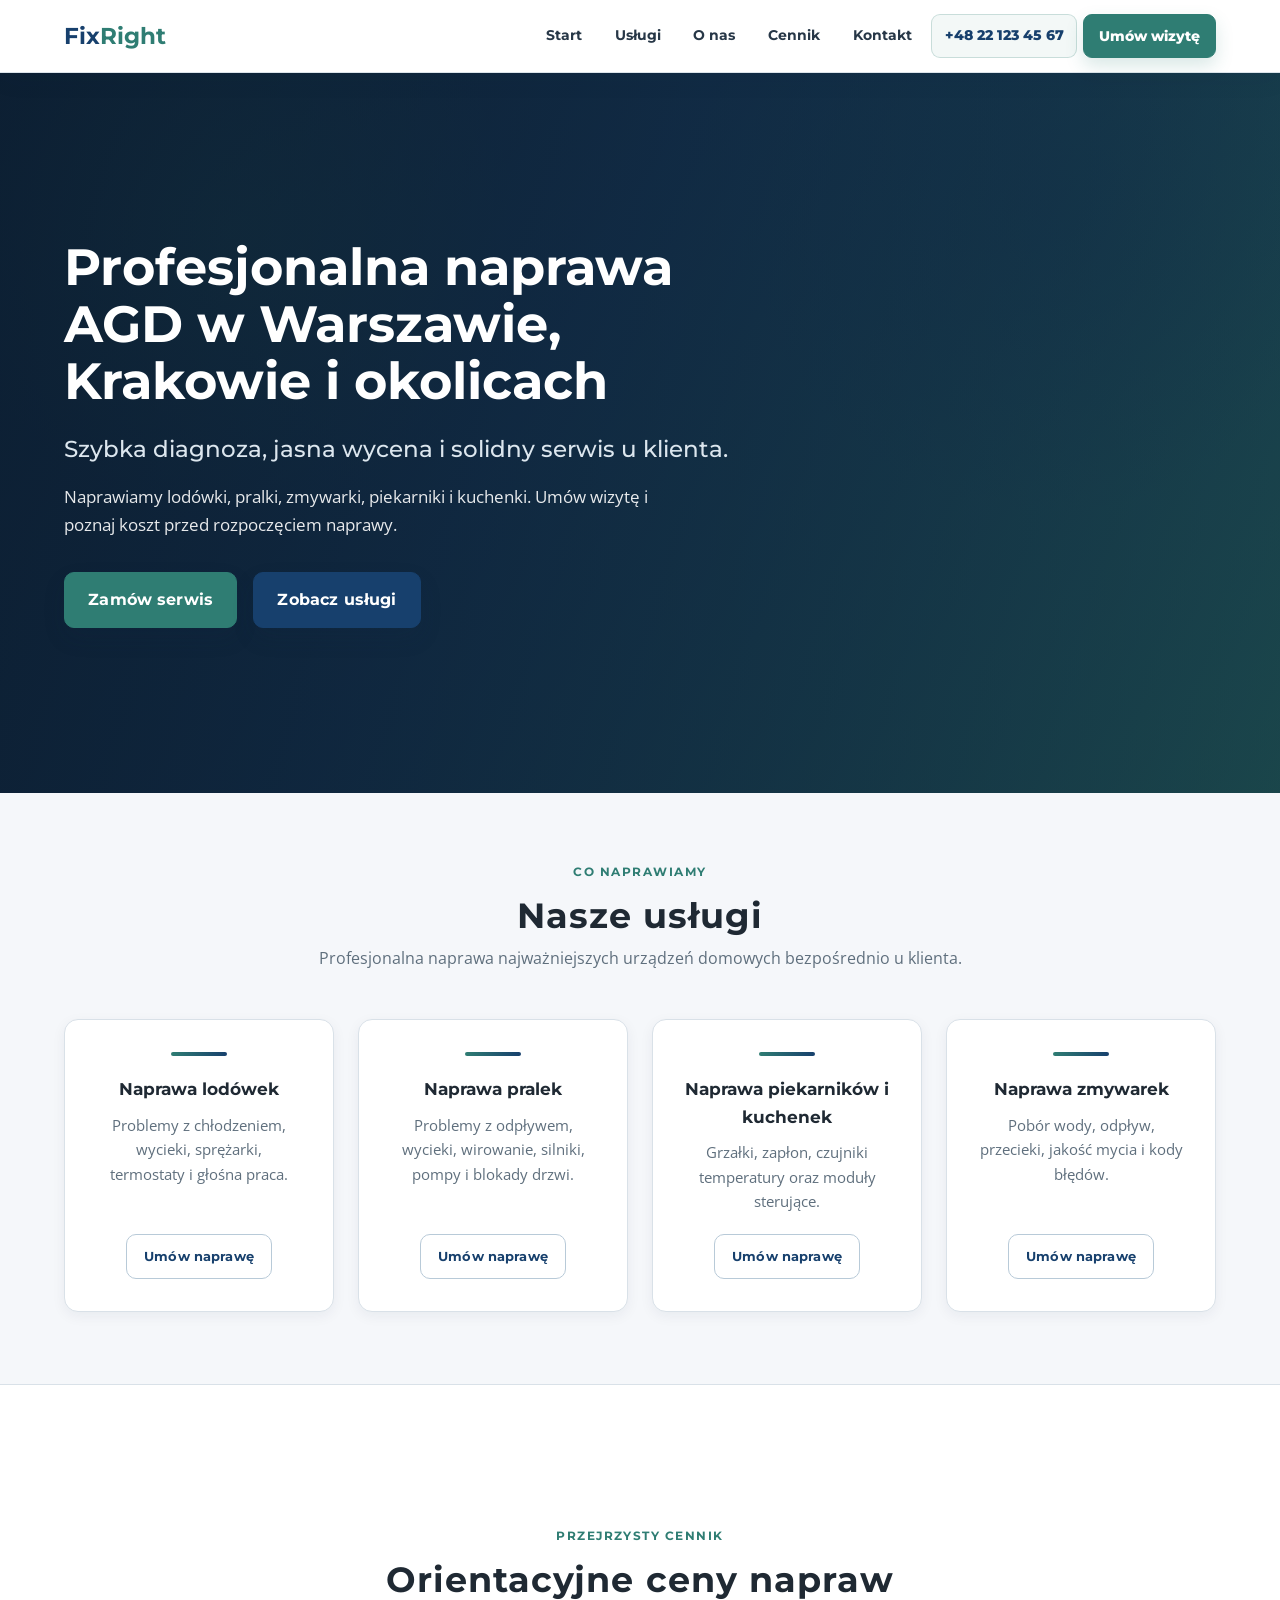
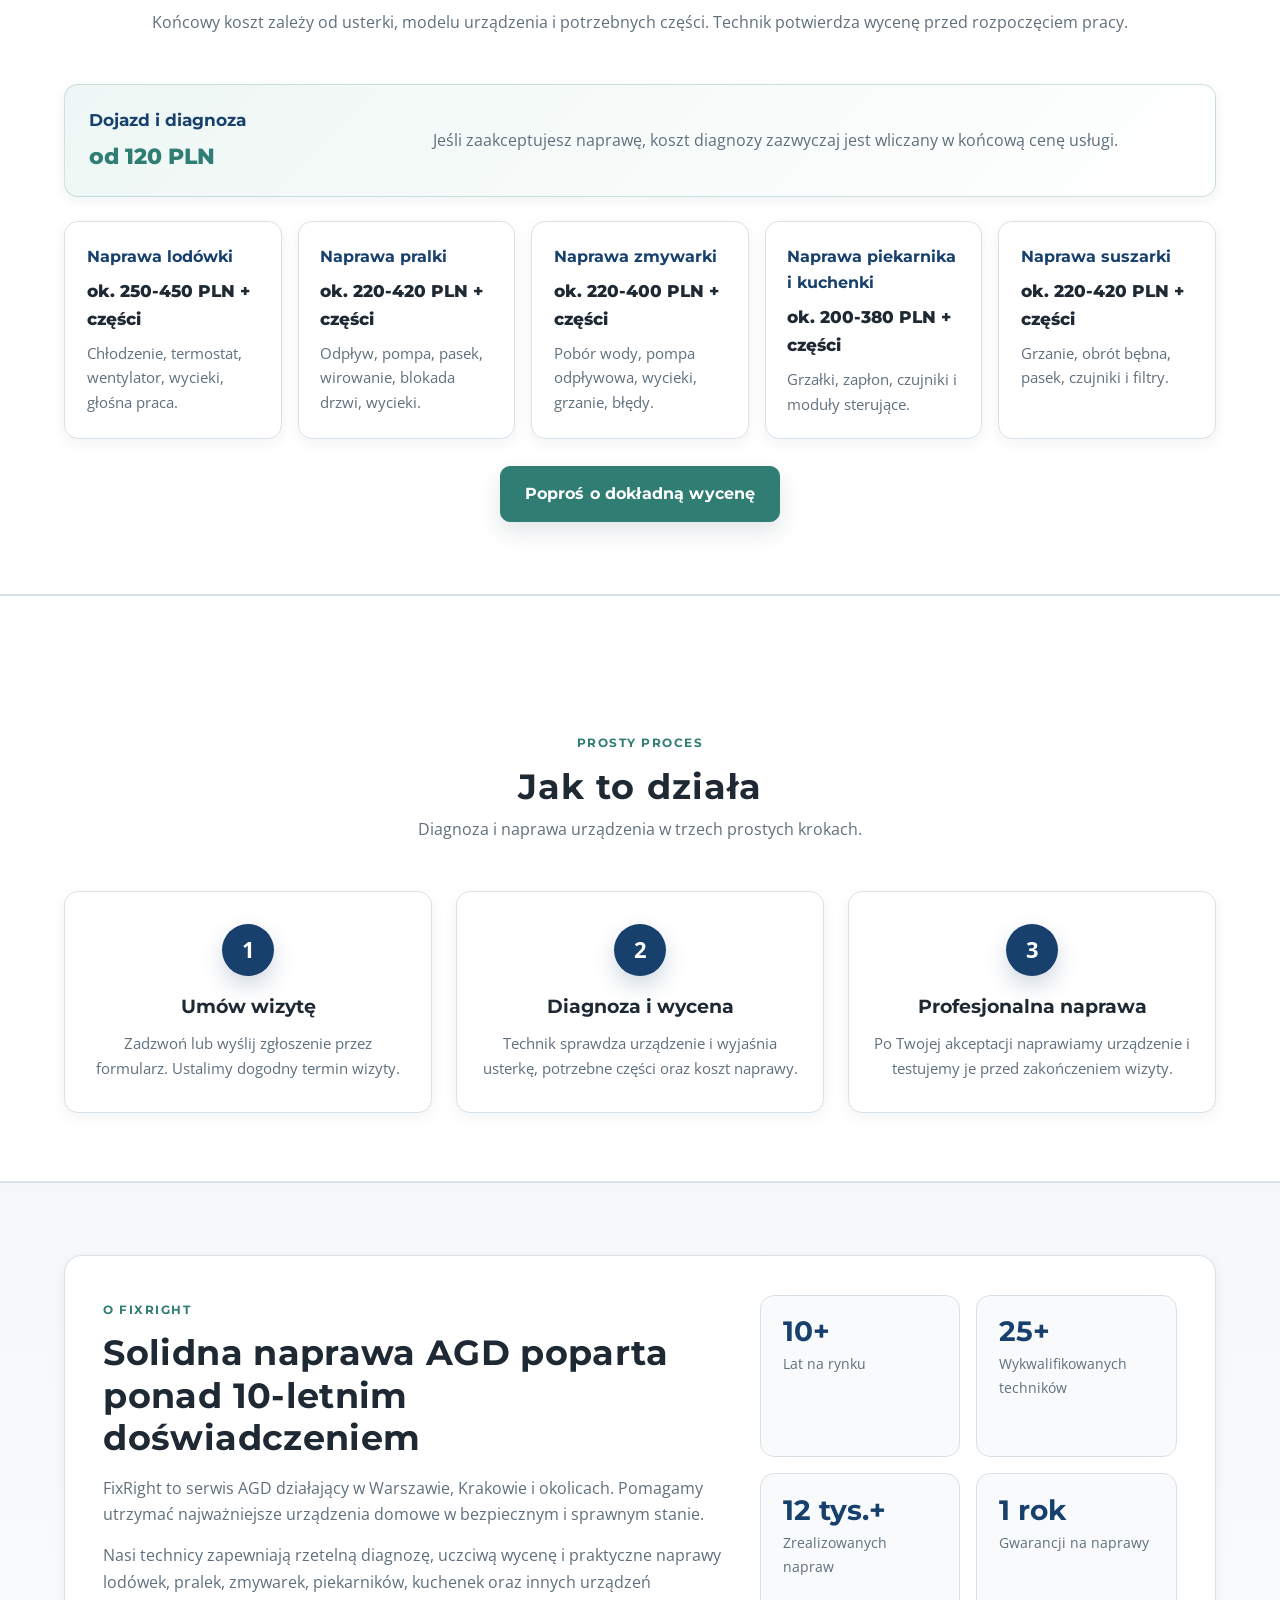
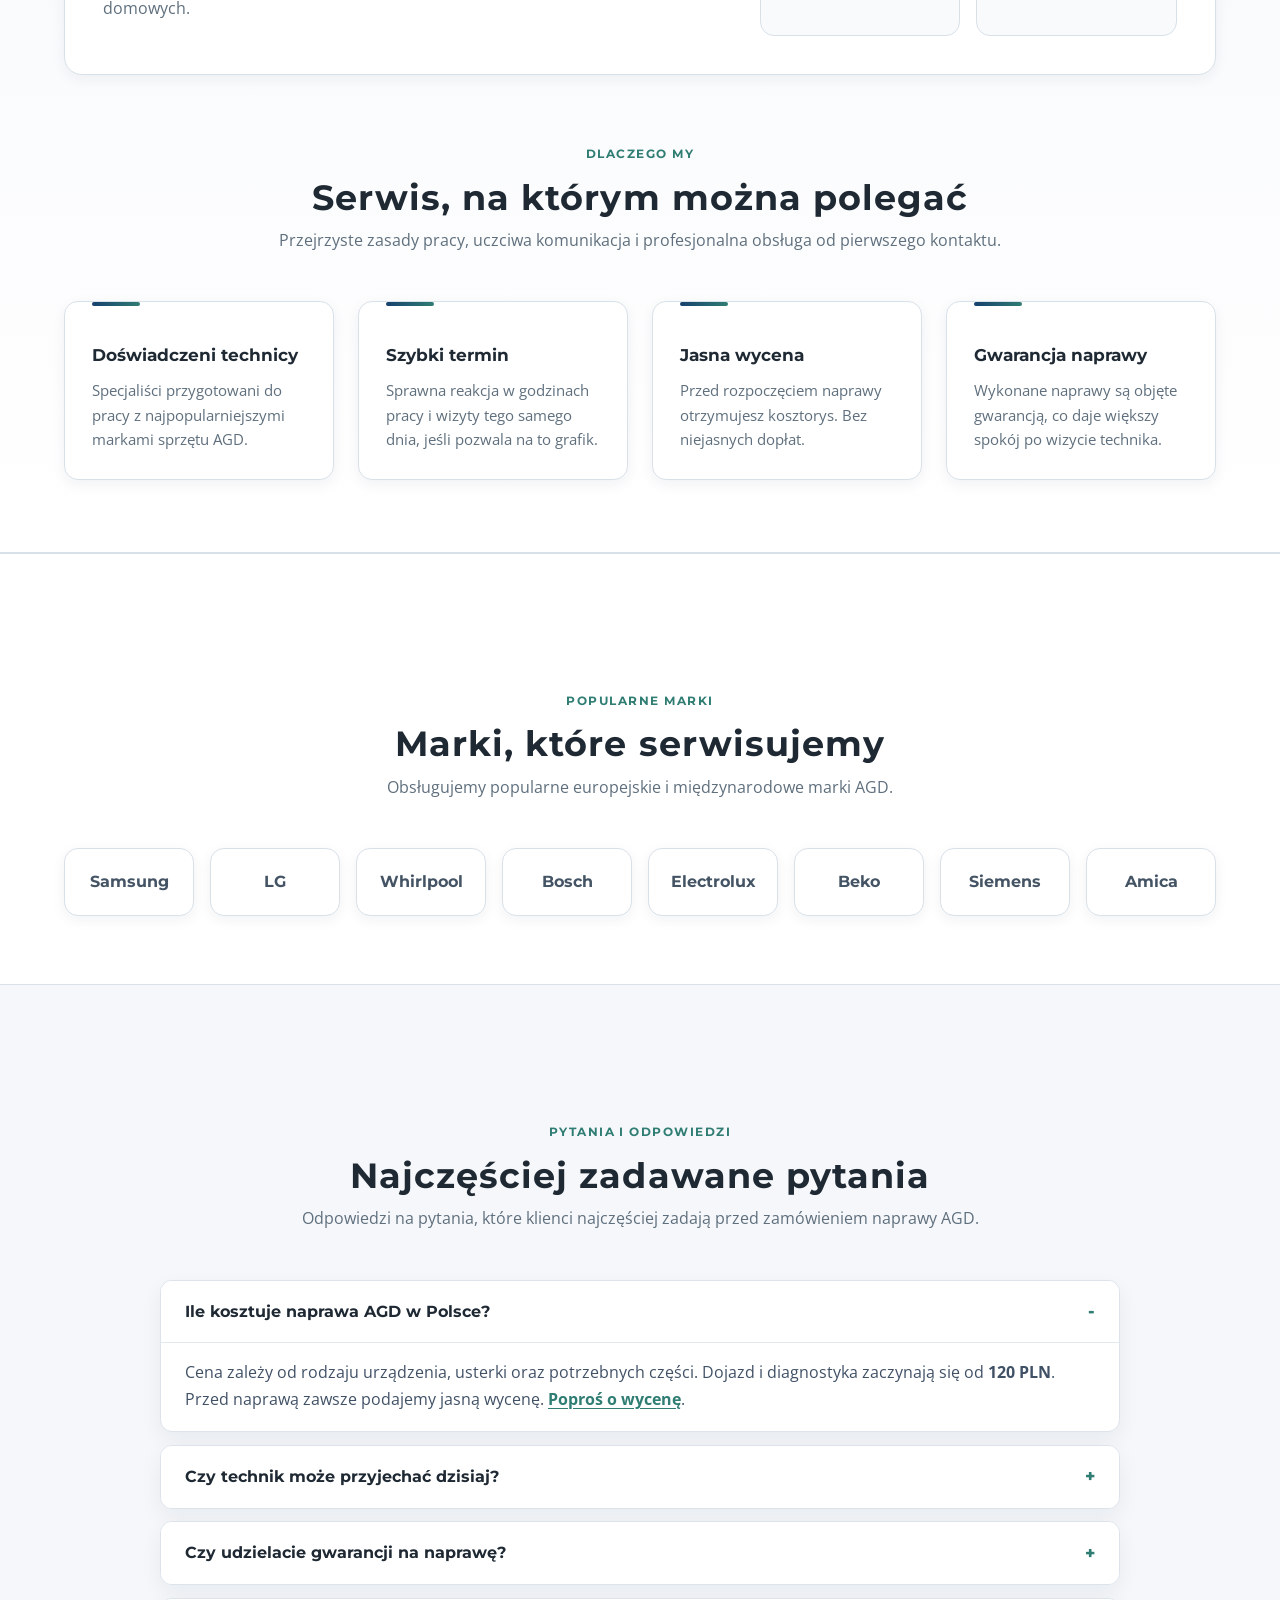
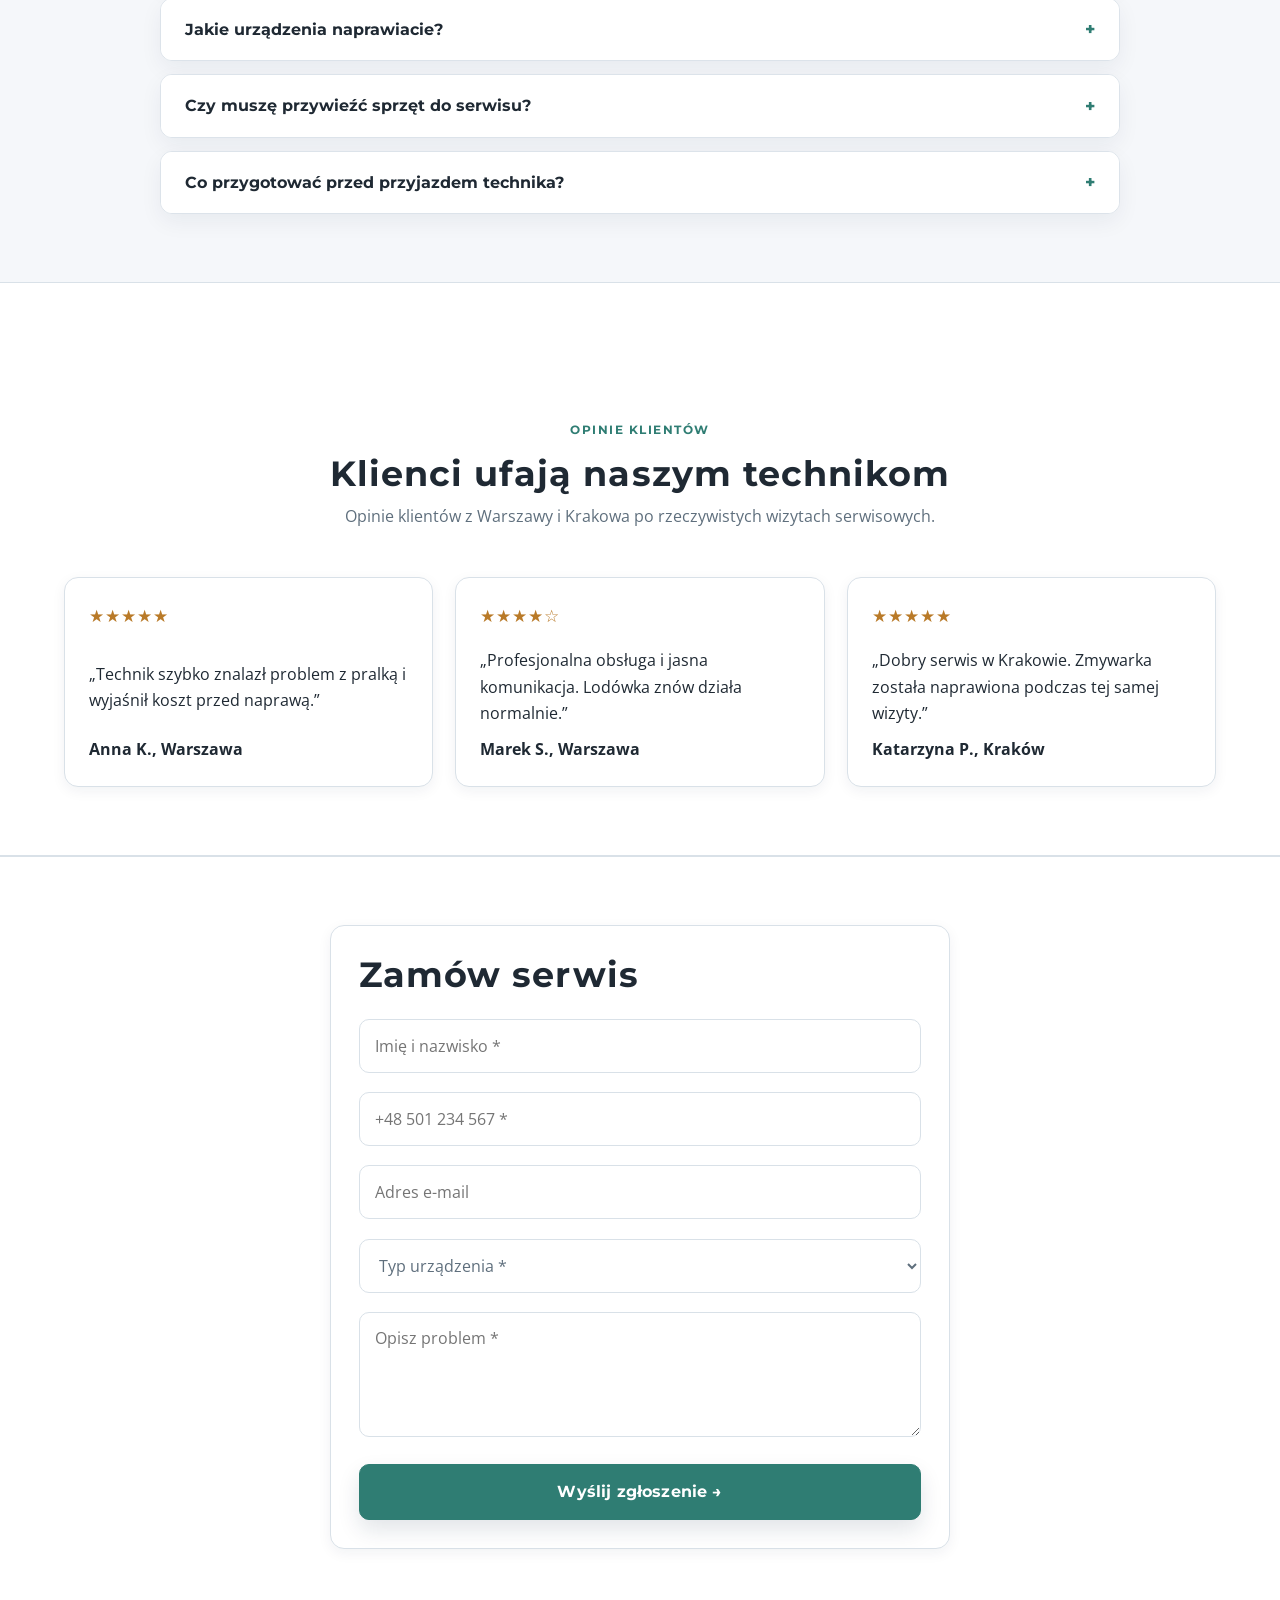
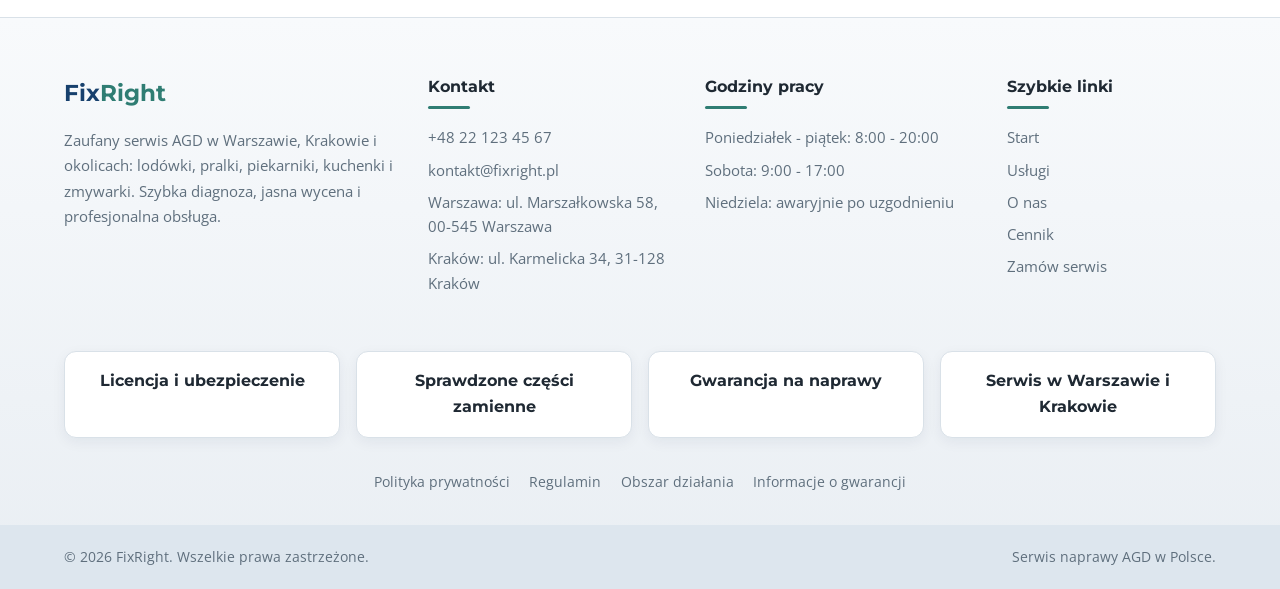
<file: frontend/mainpage/index.html>
<!DOCTYPE html>
<html lang="pl">
<head>
  <meta charset="UTF-8" />
  <meta name="viewport" content="width=device-width, initial-scale=1.0" />
  <title>FixRight - Zaufany serwis AGD</title>
  <link rel="stylesheet" href="style.css" />
  <link rel="preconnect" href="https://fonts.googleapis.com" />
  <link href="https://fonts.googleapis.com/css2?family=Montserrat:wght@400;600;700&family=Open+Sans:wght@400;600&display=swap" rel="stylesheet" />
</head>
<body>
  <header class="site-header" id="site-header">
    <div class="container header-inner">
      <a href="#home" class="logo" aria-label="FixRight strona główna">
        <span class="logo-text">Fix<strong>Right</strong></span>
      </a>

      <div class="header-actions">
        <nav class="nav" role="navigation" aria-label="Nawigacja główna">
          <a href="#home" class="nav-link">Start</a>
          <a href="#services" class="nav-link">Usługi</a>
          <a href="#about" class="nav-link">O nas</a>
          <a href="#prices" class="nav-link">Cennik</a>
          <a href="#booking" class="nav-link">Kontakt</a>
          <a href="tel:+48221234567" class="header-phone" aria-label="Zadzwoń do FixRight">+48 22 123 45 67</a>
          <a href="#booking" class="header-cta">Umów wizytę</a>
        </nav>

        <button class="hamburger" aria-label="Przełącz menu" aria-expanded="false" id="hamburger" type="button">
          <span></span><span></span><span></span>
        </button>
      </div>
    </div>
  </header>

  <main>
    <section class="hero" id="home">
      <div class="hero-bg"></div>
      <div class="container hero-inner">
        <div class="hero-content">
          <h1 class="hero-title">Profesjonalna naprawa AGD w Warszawie, Krakowie i okolicach<br /><span>Szybka diagnoza, jasna wycena i solidny serwis u klienta.</span></h1>
          <p class="hero-subtitle">Naprawiamy lodówki, pralki, zmywarki, piekarniki i kuchenki. Umów wizytę i poznaj koszt przed rozpoczęciem naprawy.</p>
          <div class="hero-actions">
            <a href="#booking" class="btn btn-primary">Zamów serwis</a>
            <a href="#services" class="btn btn-blue">Zobacz usługi</a>
          </div>
        </div>
      </div>
    </section>

    <section class="services" id="services">
      <div class="container">
        <div class="section-header">
          <span class="section-kicker">Co naprawiamy</span>
          <h2 class="section-title">Nasze usługi</h2>
          <p>Profesjonalna naprawa najważniejszych urządzeń domowych bezpośrednio u klienta.</p>
        </div>
        <div class="services-grid">
          <article class="service-card">
            <h3>Naprawa lodówek</h3>
            <p>Problemy z chłodzeniem, wycieki, sprężarki, termostaty i głośna praca.</p>
            <a href="#booking" class="btn btn-card">Umów naprawę</a>
          </article>
          <article class="service-card">
            <h3>Naprawa pralek</h3>
            <p>Problemy z odpływem, wycieki, wirowanie, silniki, pompy i blokady drzwi.</p>
            <a href="#booking" class="btn btn-card">Umów naprawę</a>
          </article>
          <article class="service-card">
            <h3>Naprawa piekarników i kuchenek</h3>
            <p>Grzałki, zapłon, czujniki temperatury oraz moduły sterujące.</p>
            <a href="#booking" class="btn btn-card">Umów naprawę</a>
          </article>
          <article class="service-card">
            <h3>Naprawa zmywarek</h3>
            <p>Pobór wody, odpływ, przecieki, jakość mycia i kody błędów.</p>
            <a href="#booking" class="btn btn-card">Umów naprawę</a>
          </article>
        </div>
      </div>
    </section>

    <section class="pricing-section" id="prices">
      <div class="container">
        <div class="section-header">
          <span class="section-kicker">Przejrzysty cennik</span>
          <h2 class="section-title">Orientacyjne ceny napraw</h2>
          <p>Końcowy koszt zależy od usterki, modelu urządzenia i potrzebnych części. Technik potwierdza wycenę przed rozpoczęciem pracy.</p>
        </div>

        <div class="pricing-note">
          <div>
            <strong>Dojazd i diagnoza</strong>
            <span>od 120 PLN</span>
          </div>
          <p>Jeśli zaakceptujesz naprawę, koszt diagnozy zazwyczaj jest wliczany w końcową cenę usługi.</p>
        </div>

        <div class="pricing-grid">
          <article class="price-card">
            <h3>Naprawa lodówki</h3>
            <p>ok. 250-450 PLN + części</p>
            <span>Chłodzenie, termostat, wentylator, wycieki, głośna praca.</span>
          </article>
          <article class="price-card">
            <h3>Naprawa pralki</h3>
            <p>ok. 220-420 PLN + części</p>
            <span>Odpływ, pompa, pasek, wirowanie, blokada drzwi, wycieki.</span>
          </article>
          <article class="price-card">
            <h3>Naprawa zmywarki</h3>
            <p>ok. 220-400 PLN + części</p>
            <span>Pobór wody, pompa odpływowa, wycieki, grzanie, błędy.</span>
          </article>
          <article class="price-card">
            <h3>Naprawa piekarnika i kuchenki</h3>
            <p>ok. 200-380 PLN + części</p>
            <span>Grzałki, zapłon, czujniki i moduły sterujące.</span>
          </article>
          <article class="price-card">
            <h3>Naprawa suszarki</h3>
            <p>ok. 220-420 PLN + części</p>
            <span>Grzanie, obrót bębna, pasek, czujniki i filtry.</span>
          </article>
        </div>

        <div class="pricing-cta">
          <a href="#booking" class="btn btn-primary">Poproś o dokładną wycenę</a>
        </div>
      </div>
    </section>

    <section class="how-it-works">
      <div class="container">
        <div class="section-header">
          <span class="section-kicker">Prosty proces</span>
          <h2 class="section-title">Jak to działa</h2>
          <p>Diagnoza i naprawa urządzenia w trzech prostych krokach.</p>
        </div>
        <div class="process-grid">
          <div class="process-step">
            <div class="step-number">1</div>
            <h3>Umów wizytę</h3>
            <p>Zadzwoń lub wyślij zgłoszenie przez formularz. Ustalimy dogodny termin wizyty.</p>
          </div>
          <div class="process-step">
            <div class="step-number">2</div>
            <h3>Diagnoza i wycena</h3>
            <p>Technik sprawdza urządzenie i wyjaśnia usterkę, potrzebne części oraz koszt naprawy.</p>
          </div>
          <div class="process-step">
            <div class="step-number">3</div>
            <h3>Profesjonalna naprawa</h3>
            <p>Po Twojej akceptacji naprawiamy urządzenie i testujemy je przed zakończeniem wizyty.</p>
          </div>
        </div>
      </div>
    </section>

    <section class="about-section" id="about">
      <div class="container">
        <div class="about-panel">
          <div class="about-content">
            <span class="section-kicker">O FixRight</span>
            <h2 class="section-title">Solidna naprawa AGD poparta ponad 10-letnim doświadczeniem</h2>
            <p>FixRight to serwis AGD działający w Warszawie, Krakowie i okolicach. Pomagamy utrzymać najważniejsze urządzenia domowe w bezpiecznym i sprawnym stanie.</p>
            <p>Nasi technicy zapewniają rzetelną diagnozę, uczciwą wycenę i praktyczne naprawy lodówek, pralek, zmywarek, piekarników, kuchenek oraz innych urządzeń domowych.</p>
          </div>
          <div class="about-stats" aria-label="Najważniejsze informacje o firmie">
            <div class="stat-card"><strong>10+</strong><span>Lat na rynku</span></div>
            <div class="stat-card"><strong>25+</strong><span>Wykwalifikowanych techników</span></div>
            <div class="stat-card"><strong>12 tys.+</strong><span>Zrealizowanych napraw</span></div>
            <div class="stat-card"><strong>1 rok</strong><span>Gwarancji na naprawy</span></div>
          </div>
        </div>

        <div class="section-header why-header">
          <span class="section-kicker">Dlaczego my</span>
          <h2 class="section-title">Serwis, na którym można polegać</h2>
          <p>Przejrzyste zasady pracy, uczciwa komunikacja i profesjonalna obsługa od pierwszego kontaktu.</p>
        </div>
        <div class="why-grid">
          <div class="why-card"><h3>Doświadczeni technicy</h3><p>Specjaliści przygotowani do pracy z najpopularniejszymi markami sprzętu AGD.</p></div>
          <div class="why-card"><h3>Szybki termin</h3><p>Sprawna reakcja w godzinach pracy i wizyty tego samego dnia, jeśli pozwala na to grafik.</p></div>
          <div class="why-card"><h3>Jasna wycena</h3><p>Przed rozpoczęciem naprawy otrzymujesz kosztorys. Bez niejasnych dopłat.</p></div>
          <div class="why-card"><h3>Gwarancja naprawy</h3><p>Wykonane naprawy są objęte gwarancją, co daje większy spokój po wizycie technika.</p></div>
        </div>
      </div>
    </section>

    <section class="brands">
      <div class="container">
        <div class="section-header">
          <span class="section-kicker">Popularne marki</span>
          <h2 class="section-title">Marki, które serwisujemy</h2>
          <p>Obsługujemy popularne europejskie i międzynarodowe marki AGD.</p>
        </div>
        <div class="brands-grid">
          <div class="brand-item">Samsung</div><div class="brand-item">LG</div><div class="brand-item">Whirlpool</div><div class="brand-item">Bosch</div><div class="brand-item">Electrolux</div><div class="brand-item">Beko</div><div class="brand-item">Siemens</div><div class="brand-item">Amica</div>
        </div>
      </div>
    </section>

    <section class="faq-section" id="faq">
      <div class="container">
        <div class="section-header">
          <span class="section-kicker">Pytania i odpowiedzi</span>
          <h2 class="section-title">Najczęściej zadawane pytania</h2>
          <p>Odpowiedzi na pytania, które klienci najczęściej zadają przed zamówieniem naprawy AGD.</p>
        </div>
        <div class="faq-accordion">
          <div class="faq-item active">
            <button class="faq-question" type="button" aria-expanded="true"><span>Ile kosztuje naprawa AGD w Polsce?</span><span class="faq-symbol">-</span></button>
            <div class="faq-answer"><p>Cena zależy od rodzaju urządzenia, usterki oraz potrzebnych części. Dojazd i diagnostyka zaczynają się od <strong>120 PLN</strong>. Przed naprawą zawsze podajemy jasną wycenę. <a href="#booking">Poproś o wycenę</a>.</p></div>
          </div>
          <div class="faq-item">
            <button class="faq-question" type="button" aria-expanded="false"><span>Czy technik może przyjechać dzisiaj?</span><span class="faq-symbol">+</span></button>
            <div class="faq-answer"><p>W Warszawie i Krakowie często możliwa jest wizyta tego samego dnia, zależnie od dostępności techników i Twojej lokalizacji.</p></div>
          </div>
          <div class="faq-item">
            <button class="faq-question" type="button" aria-expanded="false"><span>Czy udzielacie gwarancji na naprawę?</span><span class="faq-symbol">+</span></button>
            <div class="faq-answer"><p>Tak. Wykonane naprawy są objęte gwarancją serwisową. Jej zakres zależy od rodzaju naprawy i zastosowanych części.</p></div>
          </div>
          <div class="faq-item">
            <button class="faq-question" type="button" aria-expanded="false"><span>Jakie urządzenia naprawiacie?</span><span class="faq-symbol">+</span></button>
            <div class="faq-answer"><p>Naprawiamy lodówki, pralki, zmywarki, piekarniki, kuchenki, suszarki oraz inne popularne urządzenia domowe największych marek.</p></div>
          </div>
          <div class="faq-item">
            <button class="faq-question" type="button" aria-expanded="false"><span>Czy muszę przywieźć sprzęt do serwisu?</span><span class="faq-symbol">+</span></button>
            <div class="faq-answer"><p>W większości przypadków nie. Oferujemy serwis u klienta, więc technik przyjeżdża pod wskazany adres i sprawdza urządzenie na miejscu.</p></div>
          </div>
          <div class="faq-item">
            <button class="faq-question" type="button" aria-expanded="false"><span>Co przygotować przed przyjazdem technika?</span><span class="faq-symbol">+</span></button>
            <div class="faq-answer"><p>Wystarczy zapewnić dostęp do urządzenia, odsunąć rzeczy stojące obok oraz przygotować numer modelu lub zdjęcie kodu błędu, jeśli je masz.</p></div>
          </div>
        </div>
      </div>
    </section>

    <section class="reviews-section" id="reviews">
      <div class="container">
        <div class="section-header">
          <span class="section-kicker">Opinie klientów</span>
          <h2 class="section-title">Klienci ufają naszym technikom</h2>
          <p>Opinie klientów z Warszawy i Krakowa po rzeczywistych wizytach serwisowych.</p>
        </div>
        <div class="test-grid">
          <div class="test-card"><div class="stars" aria-label="5 na 5">&#9733;&#9733;&#9733;&#9733;&#9733;</div><p>&bdquo;Technik szybko znalazł problem z pralką i wyjaśnił koszt przed naprawą.&rdquo;</p><strong>Anna K., Warszawa</strong></div>
          <div class="test-card"><div class="stars" aria-label="4 na 5">&#9733;&#9733;&#9733;&#9733;&#9734;</div><p>&bdquo;Profesjonalna obsługa i jasna komunikacja. Lodówka znów działa normalnie.&rdquo;</p><strong>Marek S., Warszawa</strong></div>
          <div class="test-card"><div class="stars" aria-label="5 na 5">&#9733;&#9733;&#9733;&#9733;&#9733;</div><p>&bdquo;Dobry serwis w Krakowie. Zmywarka została naprawiona podczas tej samej wizyty.&rdquo;</p><strong>Katarzyna P., Kraków</strong></div>
        </div>
      </div>
    </section>

    <section class="booking-section" id="booking">
      <div class="container booking-inner single-form">
        <div class="booking-form-wrap">
          <h2 class="section-title">Zamów serwis</h2>
          <form id="booking-form" class="booking-form" novalidate>
            <div class="form-group"><input type="text" id="name" name="name" class="form-input" placeholder="Imię i nazwisko *" autocomplete="name" /><span class="form-error" id="name-error"></span></div>
            <div class="form-group"><input type="tel" id="phone" name="phone" class="form-input" placeholder="+48 501 234 567 *" autocomplete="tel" /><span class="form-error" id="phone-error"></span></div>
            <div class="form-group"><input type="email" id="email" name="email" class="form-input" placeholder="Adres e-mail" autocomplete="email" /><span class="form-error" id="email-error"></span></div>
            <div class="form-group">
              <select id="appliance_type" name="appliance_type" class="form-input form-select" required>
                <option value="">Typ urządzenia *</option>
                <option value="refrigerator">Lodówka</option>
                <option value="washing-machine">Pralka</option>
                <option value="dishwasher">Zmywarka</option>
                <option value="oven-stove">Piekarnik lub kuchenka</option>
                <option value="dryer">Suszarka</option>
                <option value="other">Inne urządzenie</option>
              </select>
              <span class="form-error" id="appliance-error"></span>
            </div>
            <div class="form-group"><textarea id="problem_description" name="problem_description" class="form-input form-textarea" rows="4" placeholder="Opisz problem *"></textarea><span class="form-error" id="problem-error"></span></div>
            <div class="form-alert" id="form-alert" hidden></div>
            <button type="submit" class="btn btn-primary btn-full" id="submit-btn"><span class="btn-text">Wyślij zgłoszenie &rarr;</span><span class="btn-loader" hidden>Wysyłanie...</span></button>
          </form>
          <div class="form-success" id="form-success" hidden>
            <h3>Zgłoszenie przyjęte</h3>
            <p>Skontaktujemy się z Tobą, aby potwierdzić termin wizyty.</p>
          </div>
        </div>
      </div>
    </section>
  </main>

  <footer class="site-footer">
    <div class="container footer-top">
      <div class="footer-brand">
        <a href="#home" class="footer-logo" aria-label="FixRight strona główna"><span>Fix<strong>Right</strong></span></a>
        <p>Zaufany serwis AGD w Warszawie, Krakowie i okolicach: lodówki, pralki, piekarniki, kuchenki i zmywarki. Szybka diagnoza, jasna wycena i profesjonalna obsługa.</p>
      </div>
      <div class="footer-col">
        <h4>Kontakt</h4>
        <p><a href="tel:+48221234567">+48 22 123 45 67</a></p>
        <p><a href="mailto:kontakt@fixright.pl">kontakt@fixright.pl</a></p>
        <p>Warszawa: ul. Marszałkowska 58, 00-545 Warszawa</p>
        <p>Kraków: ul. Karmelicka 34, 31-128 Kraków</p>
      </div>
      <div class="footer-col">
        <h4>Godziny pracy</h4>
        <p>Poniedziałek - piątek: 8:00 - 20:00</p>
        <p>Sobota: 9:00 - 17:00</p>
        <p>Niedziela: awaryjnie po uzgodnieniu</p>
      </div>
      <div class="footer-col">
        <h4>Szybkie linki</h4>
        <a href="#home">Start</a>
        <a href="#services">Usługi</a>
        <a href="#about">O nas</a>
        <a href="#prices">Cennik</a>
        <a href="#booking">Zamów serwis</a>
      </div>
    </div>
    <div class="container footer-service-strip">
      <div class="footer-badge">Licencja i ubezpieczenie</div>
      <div class="footer-badge">Sprawdzone części zamienne</div>
      <div class="footer-badge">Gwarancja na naprawy</div>
      <div class="footer-badge">Serwis w Warszawie i Krakowie</div>
    </div>
    <div class="container footer-legal">
      <a href="privacy-policy.html">Polityka prywatności</a>
      <a href="terms-of-service.html">Regulamin</a>
      <a href="service-areas.html">Obszar działania</a>
      <a href="warranty-information.html">Informacje o gwarancji</a>
    </div>
    <div class="footer-bottom">
      <div class="container footer-bottom-inner">
        <p>&copy; 2026 FixRight. Wszelkie prawa zastrzeżone.</p>
        <p>Serwis naprawy AGD w Polsce.</p>
      </div>
    </div>
  </footer>

  <script src="script.js"></script>
</body>
</html>
</file>
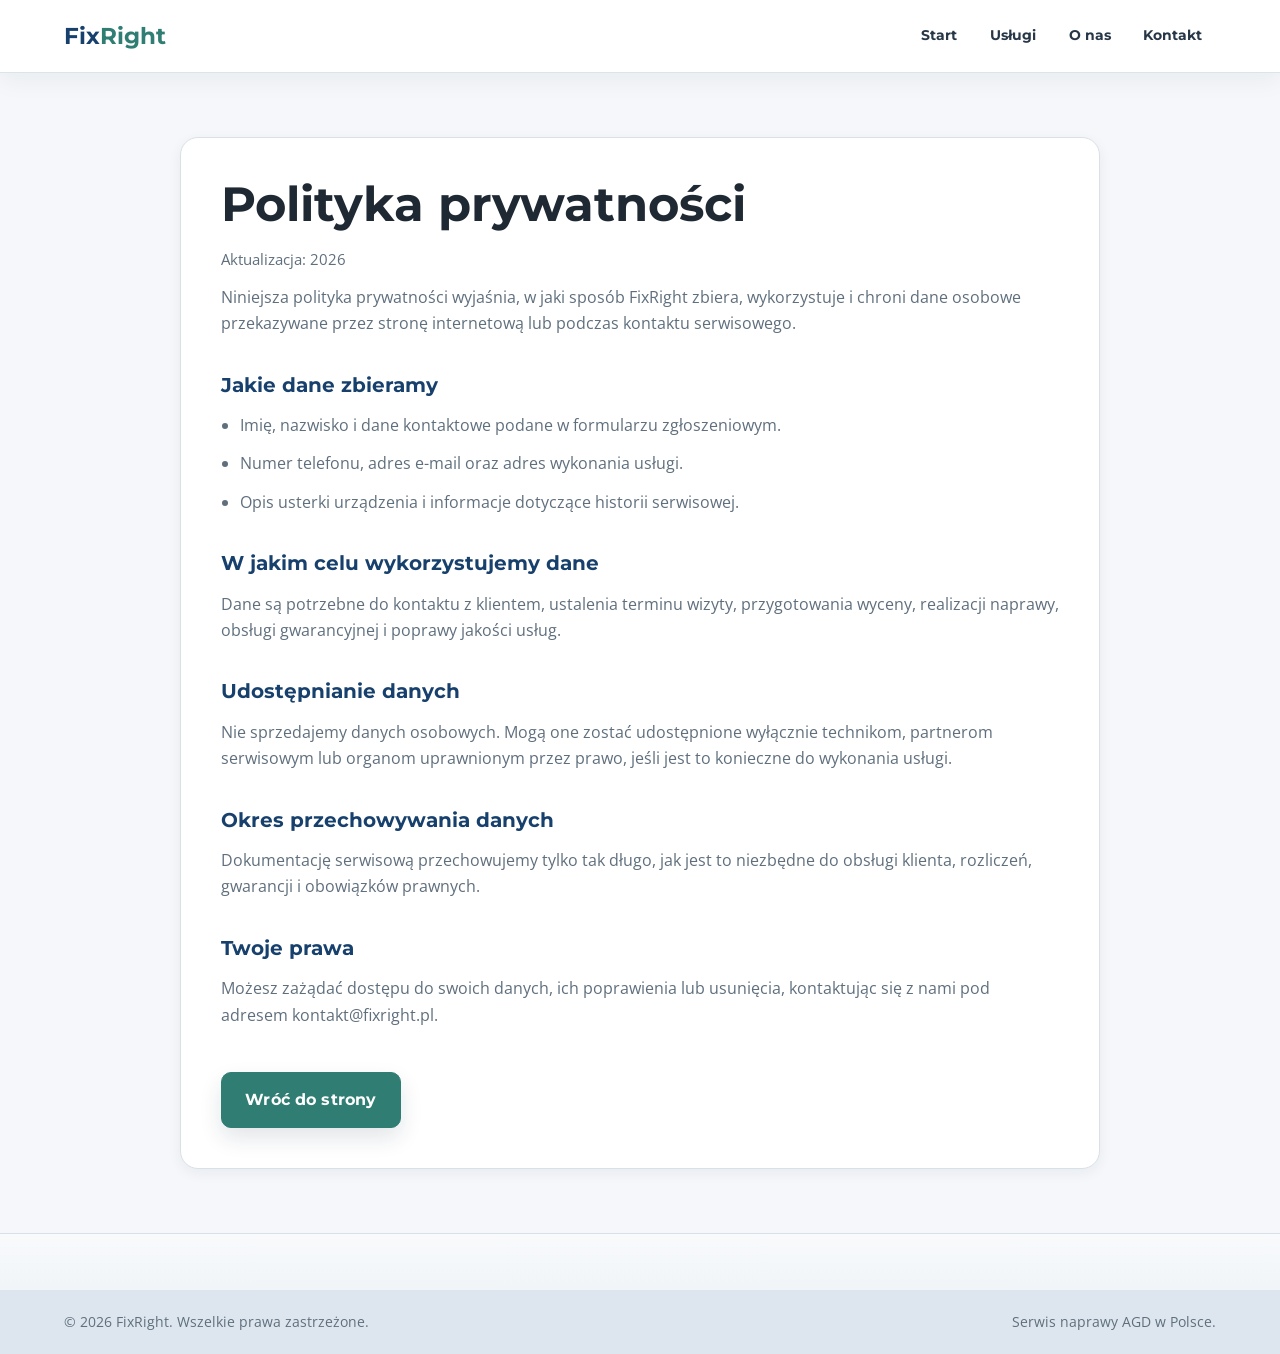
<file: frontend/mainpage/privacy-policy.html>
<!DOCTYPE html>
<html lang="pl">
<head>
  <meta charset="UTF-8" />
  <meta name="viewport" content="width=device-width, initial-scale=1.0" />
  <title>Polityka prywatności - FixRight</title>
  <link rel="stylesheet" href="style.css" />
  <link rel="preconnect" href="https://fonts.googleapis.com" />
  <link href="https://fonts.googleapis.com/css2?family=Montserrat:wght@400;600;700&family=Open+Sans:wght@400;600&display=swap" rel="stylesheet" />
</head>
<body>
  <header class="site-header" id="site-header">
    <div class="container header-inner">
      <a href="index.html#home" class="logo" aria-label="FixRight strona główna">
        <span class="logo-text">Fix<strong>Right</strong></span>
      </a>
      <div class="header-actions">
        <nav class="nav" role="navigation" aria-label="Nawigacja główna">
          <a href="index.html#home" class="nav-link">Start</a>
          <a href="index.html#services" class="nav-link">Usługi</a>
          <a href="index.html#about" class="nav-link">O nas</a>
          <a href="index.html#booking" class="nav-link">Kontakt</a>
        </nav>
      </div>
    </div>
  </header>

  <main class="legal-page">
    <div class="container">
      <article class="legal-wrap">
        <h1>Polityka prywatności</h1>
        <p class="legal-meta">Aktualizacja: 2026</p>
        <p>Niniejsza polityka prywatności wyjaśnia, w jaki sposób FixRight zbiera, wykorzystuje i chroni dane osobowe przekazywane przez stronę internetową lub podczas kontaktu serwisowego.</p>
        <h2>Jakie dane zbieramy</h2>
        <ul>
          <li>Imię, nazwisko i dane kontaktowe podane w formularzu zgłoszeniowym.</li>
          <li>Numer telefonu, adres e-mail oraz adres wykonania usługi.</li>
          <li>Opis usterki urządzenia i informacje dotyczące historii serwisowej.</li>
        </ul>
        <h2>W jakim celu wykorzystujemy dane</h2>
        <p>Dane są potrzebne do kontaktu z klientem, ustalenia terminu wizyty, przygotowania wyceny, realizacji naprawy, obsługi gwarancyjnej i poprawy jakości usług.</p>
        <h2>Udostępnianie danych</h2>
        <p>Nie sprzedajemy danych osobowych. Mogą one zostać udostępnione wyłącznie technikom, partnerom serwisowym lub organom uprawnionym przez prawo, jeśli jest to konieczne do wykonania usługi.</p>
        <h2>Okres przechowywania danych</h2>
        <p>Dokumentację serwisową przechowujemy tylko tak długo, jak jest to niezbędne do obsługi klienta, rozliczeń, gwarancji i obowiązków prawnych.</p>
        <h2>Twoje prawa</h2>
        <p>Możesz zażądać dostępu do swoich danych, ich poprawienia lub usunięcia, kontaktując się z nami pod adresem kontakt@fixright.pl.</p>
        <a href="index.html#home" class="btn btn-primary legal-back">Wróć do strony</a>
      </article>
    </div>
  </main>

  <footer class="site-footer">
    <div class="footer-bottom">
      <div class="container footer-bottom-inner">
        <p>&copy; 2026 FixRight. Wszelkie prawa zastrzeżone.</p>
        <p>Serwis naprawy AGD w Polsce.</p>
      </div>
    </div>
  </footer>
</body>
</html>
</file>
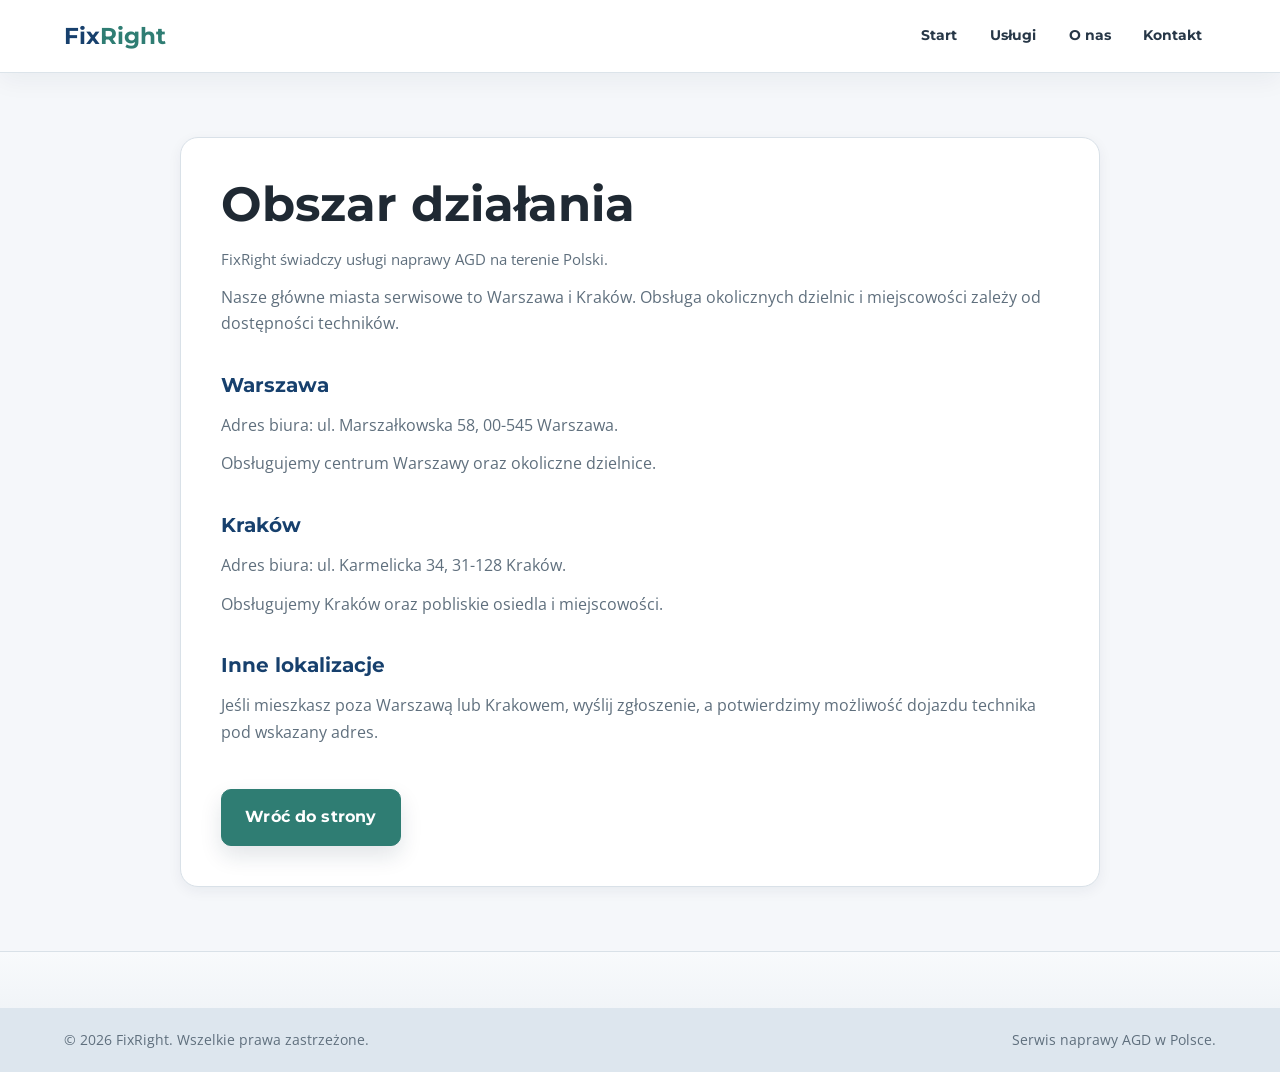
<file: frontend/mainpage/service-areas.html>
<!DOCTYPE html>
<html lang="pl">
<head>
  <meta charset="UTF-8" />
  <meta name="viewport" content="width=device-width, initial-scale=1.0" />
  <title>Obszar działania - FixRight</title>
  <link rel="stylesheet" href="style.css" />
  <link rel="preconnect" href="https://fonts.googleapis.com" />
  <link href="https://fonts.googleapis.com/css2?family=Montserrat:wght@400;600;700&family=Open+Sans:wght@400;600&display=swap" rel="stylesheet" />
</head>
<body>
  <header class="site-header" id="site-header">
    <div class="container header-inner">
      <a href="index.html#home" class="logo" aria-label="FixRight strona główna">
        <span class="logo-text">Fix<strong>Right</strong></span>
      </a>
      <div class="header-actions">
        <nav class="nav" role="navigation" aria-label="Nawigacja główna">
          <a href="index.html#home" class="nav-link">Start</a>
          <a href="index.html#services" class="nav-link">Usługi</a>
          <a href="index.html#about" class="nav-link">O nas</a>
          <a href="index.html#booking" class="nav-link">Kontakt</a>
        </nav>
      </div>
    </div>
  </header>

  <main class="legal-page">
    <div class="container">
      <article class="legal-wrap">
        <h1>Obszar działania</h1>
        <p class="legal-meta">FixRight świadczy usługi naprawy AGD na terenie Polski.</p>
        <p>Nasze główne miasta serwisowe to Warszawa i Kraków. Obsługa okolicznych dzielnic i miejscowości zależy od dostępności techników.</p>
        <h2>Warszawa</h2>
        <p>Adres biura: ul. Marszałkowska 58, 00-545 Warszawa.</p>
        <p>Obsługujemy centrum Warszawy oraz okoliczne dzielnice.</p>
        <h2>Kraków</h2>
        <p>Adres biura: ul. Karmelicka 34, 31-128 Kraków.</p>
        <p>Obsługujemy Kraków oraz pobliskie osiedla i miejscowości.</p>
        <h2>Inne lokalizacje</h2>
        <p>Jeśli mieszkasz poza Warszawą lub Krakowem, wyślij zgłoszenie, a potwierdzimy możliwość dojazdu technika pod wskazany adres.</p>
        <a href="index.html#home" class="btn btn-primary legal-back">Wróć do strony</a>
      </article>
    </div>
  </main>

  <footer class="site-footer">
    <div class="footer-bottom">
      <div class="container footer-bottom-inner">
        <p>&copy; 2026 FixRight. Wszelkie prawa zastrzeżone.</p>
        <p>Serwis naprawy AGD w Polsce.</p>
      </div>
    </div>
  </footer>
</body>
</html>
</file>
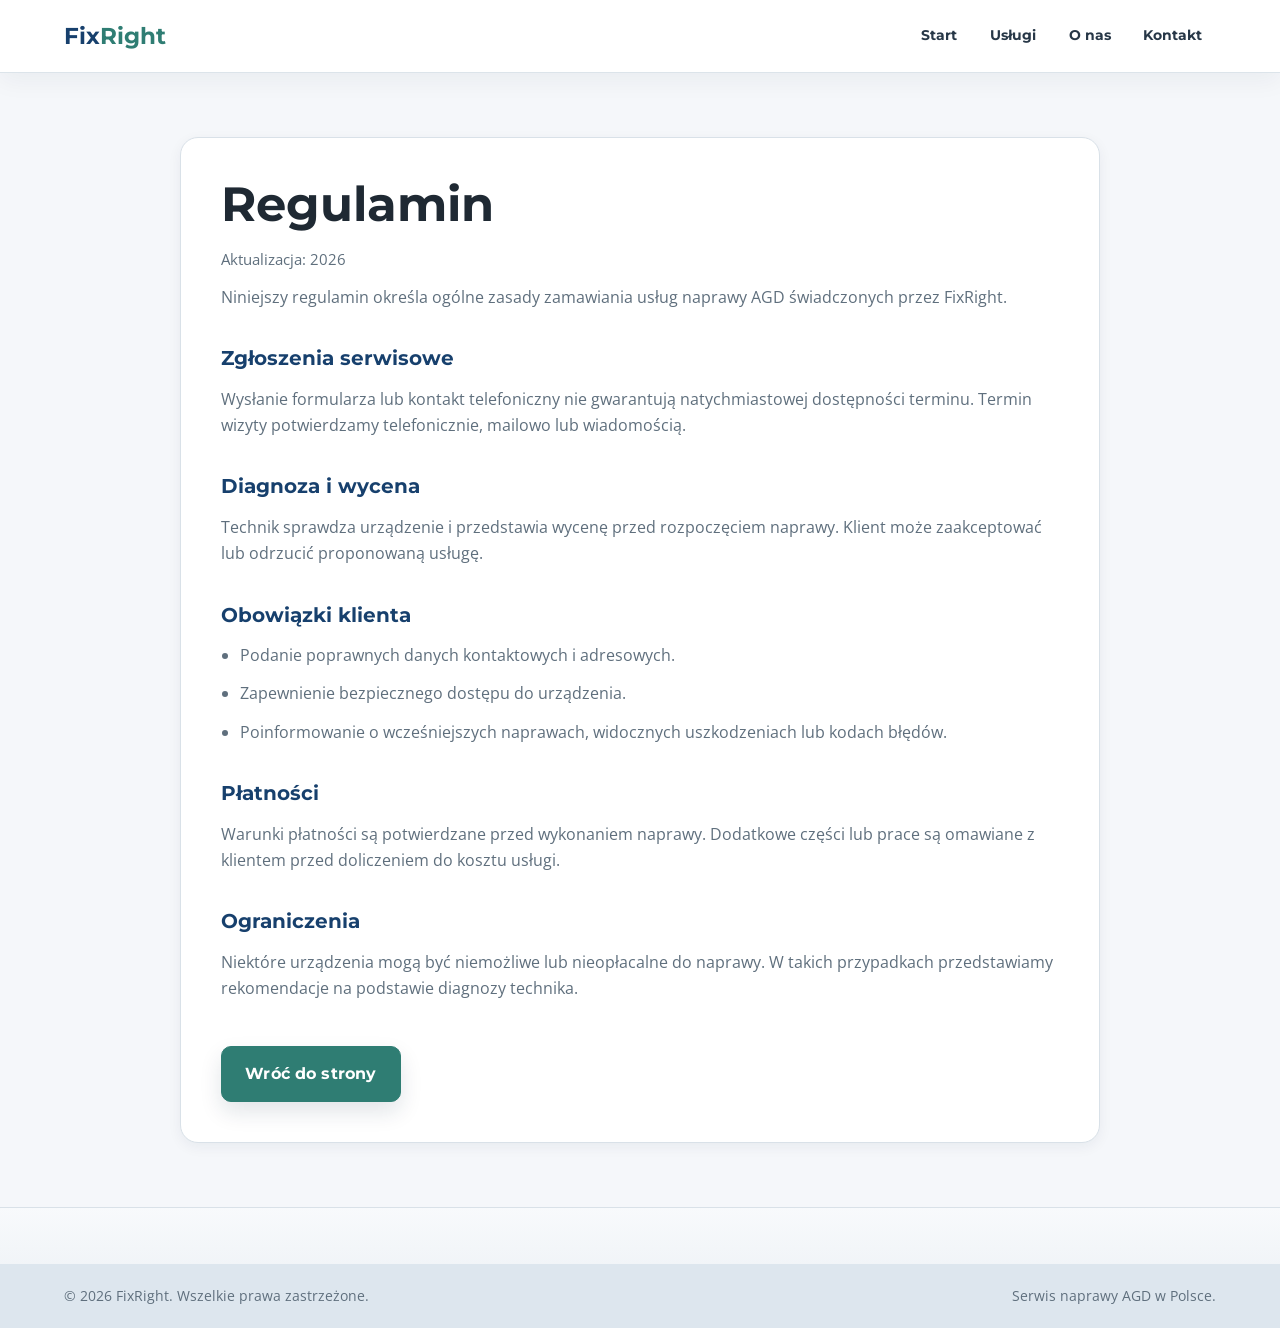
<file: frontend/mainpage/terms-of-service.html>
<!DOCTYPE html>
<html lang="pl">
<head>
  <meta charset="UTF-8" />
  <meta name="viewport" content="width=device-width, initial-scale=1.0" />
  <title>Regulamin - FixRight</title>
  <link rel="stylesheet" href="style.css" />
  <link rel="preconnect" href="https://fonts.googleapis.com" />
  <link href="https://fonts.googleapis.com/css2?family=Montserrat:wght@400;600;700&family=Open+Sans:wght@400;600&display=swap" rel="stylesheet" />
</head>
<body>
  <header class="site-header" id="site-header">
    <div class="container header-inner">
      <a href="index.html#home" class="logo" aria-label="FixRight strona główna">
        <span class="logo-text">Fix<strong>Right</strong></span>
      </a>
      <div class="header-actions">
        <nav class="nav" role="navigation" aria-label="Nawigacja główna">
          <a href="index.html#home" class="nav-link">Start</a>
          <a href="index.html#services" class="nav-link">Usługi</a>
          <a href="index.html#about" class="nav-link">O nas</a>
          <a href="index.html#booking" class="nav-link">Kontakt</a>
        </nav>
      </div>
    </div>
  </header>

  <main class="legal-page">
    <div class="container">
      <article class="legal-wrap">
        <h1>Regulamin</h1>
        <p class="legal-meta">Aktualizacja: 2026</p>
        <p>Niniejszy regulamin określa ogólne zasady zamawiania usług naprawy AGD świadczonych przez FixRight.</p>
        <h2>Zgłoszenia serwisowe</h2>
        <p>Wysłanie formularza lub kontakt telefoniczny nie gwarantują natychmiastowej dostępności terminu. Termin wizyty potwierdzamy telefonicznie, mailowo lub wiadomością.</p>
        <h2>Diagnoza i wycena</h2>
        <p>Technik sprawdza urządzenie i przedstawia wycenę przed rozpoczęciem naprawy. Klient może zaakceptować lub odrzucić proponowaną usługę.</p>
        <h2>Obowiązki klienta</h2>
        <ul>
          <li>Podanie poprawnych danych kontaktowych i adresowych.</li>
          <li>Zapewnienie bezpiecznego dostępu do urządzenia.</li>
          <li>Poinformowanie o wcześniejszych naprawach, widocznych uszkodzeniach lub kodach błędów.</li>
        </ul>
        <h2>Płatności</h2>
        <p>Warunki płatności są potwierdzane przed wykonaniem naprawy. Dodatkowe części lub prace są omawiane z klientem przed doliczeniem do kosztu usługi.</p>
        <h2>Ograniczenia</h2>
        <p>Niektóre urządzenia mogą być niemożliwe lub nieopłacalne do naprawy. W takich przypadkach przedstawiamy rekomendacje na podstawie diagnozy technika.</p>
        <a href="index.html#home" class="btn btn-primary legal-back">Wróć do strony</a>
      </article>
    </div>
  </main>

  <footer class="site-footer">
    <div class="footer-bottom">
      <div class="container footer-bottom-inner">
        <p>&copy; 2026 FixRight. Wszelkie prawa zastrzeżone.</p>
        <p>Serwis naprawy AGD w Polsce.</p>
      </div>
    </div>
  </footer>
</body>
</html>
</file>
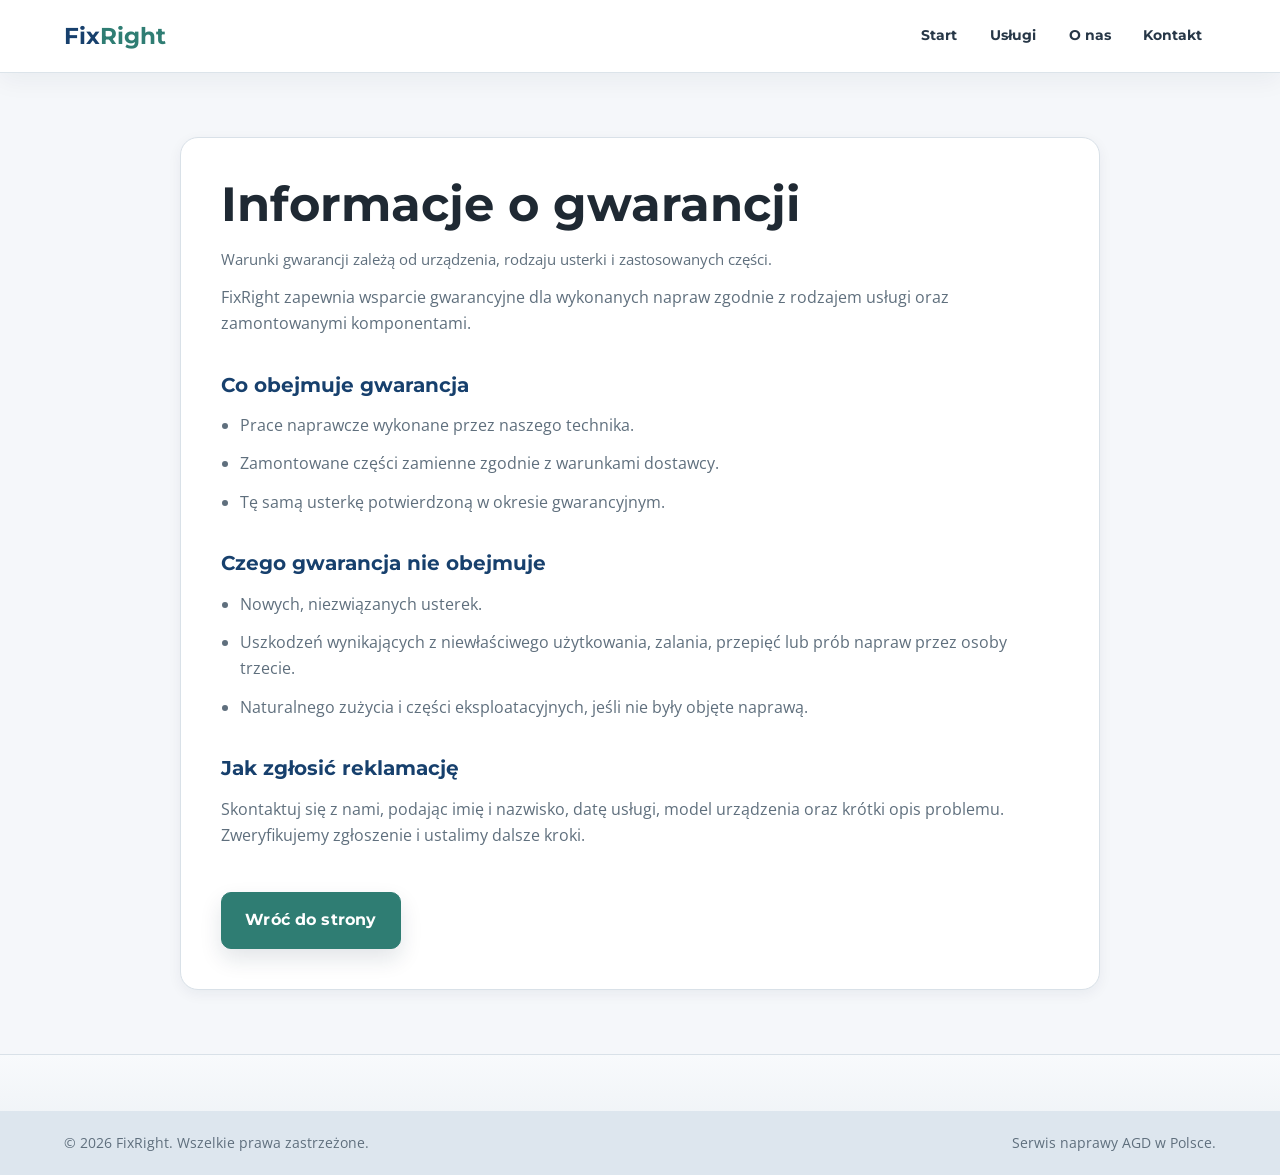
<file: frontend/mainpage/warranty-information.html>
<!DOCTYPE html>
<html lang="pl">
<head>
  <meta charset="UTF-8" />
  <meta name="viewport" content="width=device-width, initial-scale=1.0" />
  <title>Informacje o gwarancji - FixRight</title>
  <link rel="stylesheet" href="style.css" />
  <link rel="preconnect" href="https://fonts.googleapis.com" />
  <link href="https://fonts.googleapis.com/css2?family=Montserrat:wght@400;600;700&family=Open+Sans:wght@400;600&display=swap" rel="stylesheet" />
</head>
<body>
  <header class="site-header" id="site-header">
    <div class="container header-inner">
      <a href="index.html#home" class="logo" aria-label="FixRight strona główna">
        <span class="logo-text">Fix<strong>Right</strong></span>
      </a>
      <div class="header-actions">
        <nav class="nav" role="navigation" aria-label="Nawigacja główna">
          <a href="index.html#home" class="nav-link">Start</a>
          <a href="index.html#services" class="nav-link">Usługi</a>
          <a href="index.html#about" class="nav-link">O nas</a>
          <a href="index.html#booking" class="nav-link">Kontakt</a>
        </nav>
      </div>
    </div>
  </header>

  <main class="legal-page">
    <div class="container">
      <article class="legal-wrap">
        <h1>Informacje o gwarancji</h1>
        <p class="legal-meta">Warunki gwarancji zależą od urządzenia, rodzaju usterki i zastosowanych części.</p>
        <p>FixRight zapewnia wsparcie gwarancyjne dla wykonanych napraw zgodnie z rodzajem usługi oraz zamontowanymi komponentami.</p>
        <h2>Co obejmuje gwarancja</h2>
        <ul>
          <li>Prace naprawcze wykonane przez naszego technika.</li>
          <li>Zamontowane części zamienne zgodnie z warunkami dostawcy.</li>
          <li>Tę samą usterkę potwierdzoną w okresie gwarancyjnym.</li>
        </ul>
        <h2>Czego gwarancja nie obejmuje</h2>
        <ul>
          <li>Nowych, niezwiązanych usterek.</li>
          <li>Uszkodzeń wynikających z niewłaściwego użytkowania, zalania, przepięć lub prób napraw przez osoby trzecie.</li>
          <li>Naturalnego zużycia i części eksploatacyjnych, jeśli nie były objęte naprawą.</li>
        </ul>
        <h2>Jak zgłosić reklamację</h2>
        <p>Skontaktuj się z nami, podając imię i nazwisko, datę usługi, model urządzenia oraz krótki opis problemu. Zweryfikujemy zgłoszenie i ustalimy dalsze kroki.</p>
        <a href="index.html#home" class="btn btn-primary legal-back">Wróć do strony</a>
      </article>
    </div>
  </main>

  <footer class="site-footer">
    <div class="footer-bottom">
      <div class="container footer-bottom-inner">
        <p>&copy; 2026 FixRight. Wszelkie prawa zastrzeżone.</p>
        <p>Serwis naprawy AGD w Polsce.</p>
      </div>
    </div>
  </footer>
</body>
</html>
</file>
<file: frontend/mainpage/style.css>
:root {
  --clr-bg: #f5f7fa;
  --clr-surface: #ffffff;
  --clr-surface-soft: #eef3f7;
  --clr-ink: #1f2933;
  --clr-ink-muted: #5f6f7d;
  --clr-border: #d9e1e8;

  --clr-primary: #17406d;
  --clr-primary-dk: #0f2d4f;
  --clr-accent: #2f7d73;
  --clr-accent-dk: #24645c;
  --clr-warm: #b97a28;

  --font-main: 'Montserrat', sans-serif;
  --font-text: 'Open Sans', sans-serif;

  --max-w: 1200px;
  --radius: 14px;
  --shadow-sm: 0 4px 14px rgba(18, 38, 63, 0.06);
  --shadow-md: 0 14px 35px rgba(18, 38, 63, 0.11);
  --shadow-lg: 0 22px 55px rgba(18, 38, 63, 0.16);
}

*, *::before, *::after { box-sizing: border-box; margin: 0; padding: 0; }
html { scroll-behavior: smooth; }
body {
  font-family: var(--font-text);
  background: var(--clr-bg);
  color: var(--clr-ink);
  line-height: 1.65;
  overflow-x: hidden;
}
a { text-decoration: none; color: inherit; }
img { max-width: 100%; display: block; }
button, input, textarea { font: inherit; }
.container { max-width: var(--max-w); margin: 0 auto; padding: 0 1.5rem; width: 100%; }

/* Header */
.site-header {
  background: rgba(255, 255, 255, 0.96);
  backdrop-filter: blur(10px);
  position: sticky;
  top: 0;
  z-index: 100;
  border-bottom: 1px solid rgba(217, 225, 232, 0.9);
  box-shadow: 0 8px 24px rgba(18, 38, 63, 0.05);
}
.header-inner {
  display: flex;
  justify-content: space-between;
  align-items: center;
  min-height: 72px;
  gap: 2rem;
}
.logo {
  display: flex;
  align-items: center;
  gap: 0.55rem;
  font-family: var(--font-main);
  font-size: 1.45rem;
  font-weight: 700;
  color: var(--clr-primary);
  flex-shrink: 0;
}
.logo strong { color: var(--clr-accent); }
.header-actions { display: flex; align-items: center; gap: 1rem; }
.nav { display: flex; align-items: center; gap: 0.35rem; }
.nav-link {
  font-family: var(--font-main);
  font-weight: 700;
  font-size: 0.9rem;
  color: #273747;
  white-space: nowrap;
  padding: 0.65rem 0.85rem;
  border-radius: 8px;
  transition: background 0.18s ease, color 0.18s ease, box-shadow 0.18s ease;
}
.nav-link:hover,
.nav-link.active {
  color: var(--clr-primary);
  background: #eef4f8;
  box-shadow: inset 0 0 0 1px rgba(23, 64, 109, 0.08);
}


.header-phone {
  display: inline-flex;
  align-items: center;
  gap: 0.42rem;
  padding: 0.58rem 0.78rem;
  border-radius: 9px;
  font-family: var(--font-main);
  font-size: 0.88rem;
  font-weight: 800;
  color: var(--clr-primary);
  background: #f3f8f7;
  border: 1px solid rgba(47, 125, 115, 0.22);
  white-space: nowrap;
  transition: background 0.18s ease, border-color 0.18s ease, transform 0.18s ease;
}
.header-phone:hover {
  background: #e9f4f2;
  border-color: rgba(47, 125, 115, 0.42);
  transform: translateY(-1px);
}
.header-cta {
  display: inline-flex;
  align-items: center;
  justify-content: center;
  padding: 0.62rem 0.95rem;
  border-radius: 9px;
  font-family: var(--font-main);
  font-size: 0.86rem;
  font-weight: 800;
  color: #ffffff;
  background: var(--clr-accent);
  border: 1px solid var(--clr-accent);
  white-space: nowrap;
  box-shadow: 0 8px 18px rgba(47, 125, 115, 0.18);
  transition: background 0.18s ease, transform 0.18s ease, box-shadow 0.18s ease;
}
.header-cta:hover {
  background: var(--clr-accent-dk);
  transform: translateY(-1px);
  box-shadow: 0 10px 22px rgba(47, 125, 115, 0.24);
}

.hamburger {
  display: none;
  width: 42px;
  height: 42px;
  border: 1px solid var(--clr-border);
  border-radius: 10px;
  background: #ffffff;
  cursor: pointer;
  padding: 0;
}
.hamburger span { display: block; width: 22px; height: 2px; background: var(--clr-ink); margin: 5px auto; border-radius: 2px; }

/* Buttons */
.btn {
  display: inline-flex;
  align-items: center;
  justify-content: center;
  padding: 0.88rem 1.45rem;
  border-radius: 10px;
  font-family: var(--font-main);
  font-weight: 700;
  letter-spacing: 0.01em;
  cursor: pointer;
  border: 1px solid transparent;
  text-align: center;
  transition: transform 0.16s ease, box-shadow 0.16s ease, background 0.16s ease, border-color 0.16s ease;
  box-shadow: 0 10px 22px rgba(18, 38, 63, 0.12);
}
.btn:hover { transform: translateY(-2px); box-shadow: 0 16px 30px rgba(18, 38, 63, 0.16); }
.btn:active { transform: translateY(0); box-shadow: 0 7px 16px rgba(18, 38, 63, 0.12); }
.btn:disabled { opacity: 0.72; cursor: wait; transform: none; box-shadow: 0 10px 22px rgba(18, 38, 63, 0.12); }
.btn-primary { background: var(--clr-accent); color: #fff; border-color: var(--clr-accent); }
.btn-primary:hover { background: var(--clr-accent-dk); border-color: var(--clr-accent-dk); }
.btn-blue { background: var(--clr-primary); color: #fff; border-color: var(--clr-primary); }
.btn-blue:hover { background: var(--clr-primary-dk); border-color: var(--clr-primary-dk); }
.btn-full { width: 100%; }

/* Hero Section */
.hero {
  position: relative;
  padding: 6.5rem 0;
  min-height: 80vh;
  display: flex;
  align-items: center;
  color: #fff;
}
.hero-bg {
  position: absolute;
  inset: 0;
  background:
    radial-gradient(circle at 18% 22%, rgba(47, 125, 115, 0.34), transparent 24%),
    radial-gradient(circle at 82% 18%, rgba(23, 64, 109, 0.28), transparent 26%),
    linear-gradient(120deg, #173556 0%, #1f4d78 42%, #2f7d73 100%);
  z-index: -2;
}
.hero::after {
  content: '';
  position: absolute;
  inset: 0;
  background: linear-gradient(90deg, rgba(10, 26, 43, 0.82), rgba(10, 26, 43, 0.56));
  z-index: -1;
}
.hero-inner { display: flex; justify-content: flex-start; }
.hero-content { max-width: 680px; text-align: left; }
.hero-title {
  font-family: var(--font-main);
  font-size: clamp(2.15rem, 4vw, 3.25rem);
  line-height: 1.12;
  margin-bottom: 1rem;
}
.hero-title span { font-size: clamp(1.1rem, 2.1vw, 1.45rem); font-weight: 500; color: #dce6ee; }
.hero-subtitle { font-size: 1.08rem; margin-bottom: 2rem; color: rgba(255,255,255,0.9); max-width: 620px; }
.hero-actions { display: flex; gap: 1rem; justify-content: flex-start; flex-wrap: wrap; }

/* Sections */
section, footer { scroll-margin-top: 92px; }
.section-header { text-align: center; margin-bottom: 3rem; margin-top: 4rem; }
.section-title {
  font-family: var(--font-main);
  font-size: clamp(1.75rem, 3vw, 2.2rem);
  line-height: 1.2;
  color: var(--clr-ink);
  letter-spacing: 0.03em;
}
.section-header p { color: var(--clr-ink-muted); margin-top: 0.5rem; }

/* Professional Cards */
.service-card,
.process-step,
.why-card,
.brand-item,
.faq-item,
.test-card,
.booking-form-wrap {
  background: var(--clr-surface);
  border: 1px solid var(--clr-border);
  border-radius: var(--radius);
  box-shadow: var(--shadow-sm);
  transition: transform 0.18s ease, box-shadow 0.18s ease, border-color 0.18s ease;
}
.service-card:hover,
.process-step:hover,
.why-card:hover,
.brand-item:hover,
.faq-item:hover,
.test-card:hover {
  transform: translateY(-4px);
  border-color: rgba(23, 64, 109, 0.24);
  box-shadow: var(--shadow-md);
}

/* Services */
.services-grid {
  display: grid;
  grid-template-columns: repeat(auto-fit, minmax(250px, 1fr));
  gap: 1.5rem;
  margin-bottom: 4.5rem;
}
.service-card {
  padding: 2rem;
  text-align: center;
  position: relative;
}
.service-card::before {
  content: '';
  display: block;
  width: 56px;
  height: 4px;
  margin: 0 auto 1.25rem;
  border-radius: 999px;
  background: linear-gradient(90deg, var(--clr-accent), var(--clr-primary));
}
.service-card h3 { font-family: var(--font-main); font-size: 1.05rem; margin-bottom: 0.55rem; color: var(--clr-ink); }
.service-card p { font-size: 0.93rem; color: var(--clr-ink-muted); }

/* How It Works */
.how-it-works { background: #ffffff; padding: 4.25rem 0; border-top: 1px solid var(--clr-border); border-bottom: 1px solid var(--clr-border); }
.process-grid { display: grid; grid-template-columns: repeat(auto-fit, minmax(250px, 1fr)); gap: 1.5rem; text-align: center; }
.process-step { position: relative; padding: 2rem 1.5rem; }
.step-number {
  width: 52px;
  height: 52px;
  background: var(--clr-primary);
  color: #fff;
  border-radius: 50%;
  display: flex;
  align-items: center;
  justify-content: center;
  font-size: 1.35rem;
  font-weight: 700;
  margin: 0 auto 1rem auto;
  box-shadow: 0 10px 22px rgba(23, 64, 109, 0.2);
}
.process-step h3 { font-family: var(--font-main); margin-bottom: 0.55rem; color: var(--clr-ink); }
.process-step p { font-size: 0.93rem; color: var(--clr-ink-muted); }

/* About + Why Choose Us */
.about-section {
  padding: 4.5rem 0;
  background: linear-gradient(180deg, #f5f7fa 0%, #ffffff 100%);
  border-top: 1px solid var(--clr-border);
  border-bottom: 1px solid var(--clr-border);
}
.about-panel {
  display: grid;
  grid-template-columns: minmax(0, 1.35fr) minmax(320px, 0.9fr);
  gap: 2rem;
  align-items: stretch;
  background: var(--clr-surface);
  border: 1px solid var(--clr-border);
  border-radius: 18px;
  padding: 2.4rem;
  box-shadow: var(--shadow-sm);
}
.section-kicker {
  display: inline-flex;
  align-items: center;
  margin-bottom: 0.75rem;
  font-family: var(--font-main);
  font-size: 0.78rem;
  font-weight: 700;
  letter-spacing: 0.12em;
  text-transform: uppercase;
  color: var(--clr-accent);
}
.about-content .section-title {
  max-width: 720px;
  margin-bottom: 1rem;
  letter-spacing: 0.01em;
}
.about-content p {
  max-width: 760px;
  color: var(--clr-ink-muted);
  margin-bottom: 0.9rem;
}
.about-stats {
  display: grid;
  grid-template-columns: repeat(2, 1fr);
  gap: 1rem;
}
.stat-card {
  padding: 1.35rem;
  border-radius: 14px;
  background: #f8fafc;
  border: 1px solid var(--clr-border);
}
.stat-card strong {
  display: block;
  font-family: var(--font-main);
  font-size: 1.75rem;
  line-height: 1;
  color: var(--clr-primary);
  margin-bottom: 0.45rem;
}
.stat-card span {
  display: block;
  font-size: 0.9rem;
  color: var(--clr-ink-muted);
}
.why-header { margin-top: 4rem; }
.why-grid {
  display: grid;
  grid-template-columns: repeat(auto-fit, minmax(220px, 1fr));
  gap: 1.5rem;
  margin-bottom: 0;
}
.why-card { text-align: left; padding: 1.7rem; }
.why-card {
  text-align: left;
  padding: 1.7rem;
  position: relative;
  overflow: hidden;
}
.why-card::before {
  content: '';
  position: absolute;
  left: 1.7rem;
  top: 0;
  width: 48px;
  height: 4px;
  border-radius: 999px;
  background: linear-gradient(90deg, var(--clr-primary), var(--clr-accent));
}
.why-card h3 { font-family: var(--font-main); font-size: 1.05rem; margin-bottom: 0.5rem; color: var(--clr-ink); padding-top: 0.8rem; }
.why-card p { font-size: 0.93rem; color: var(--clr-ink-muted); }

/* Brands */
.brands { background: #ffffff; padding: 4.25rem 0; border-top: 1px solid var(--clr-border); border-bottom: 1px solid var(--clr-border); }
.brands-grid { display: grid; grid-template-columns: repeat(auto-fit, minmax(120px, 1fr)); gap: 1rem; align-items: center; }
.brand-item { padding: 1.25rem 0.9rem; text-align: center; font-family: var(--font-main); font-weight: 700; color: #445464; }

/* FAQ */
.faq-section { padding: 4.25rem 0; }
.faq-grid { display: grid; grid-template-columns: repeat(auto-fit, minmax(360px, 1fr)); gap: 1.5rem; max-width: 960px; margin: 0 auto; }
.faq-item { padding: 1.65rem; }
.faq-item h3 {
  font-family: var(--font-main);
  font-size: 1.06rem;
  color: var(--clr-primary);
  margin-bottom: 0.55rem;
  line-height: 1.35;
}
.faq-item p { font-size: 0.96rem; color: #5c6875; }

/* Booking & Testimonials */
.booking-section { background: #ffffff; padding: 4.25rem 0; border-top: 1px solid var(--clr-border); }
.booking-inner { display: grid; grid-template-columns: 1fr 1fr; gap: 4rem; align-items: start; }
.test-grid { display: flex; flex-direction: column; gap: 1.25rem; }
.test-card { padding: 1.5rem; }
.test-card .stars { color: var(--clr-warm); margin-bottom: 0.5rem; letter-spacing: 0.06em; }
.booking-form-wrap { padding: 1.75rem; }
.booking-form-wrap .section-title,
.testimonials .section-title { margin-bottom: 1.4rem; }

/* Form */
.booking-form { display: flex; flex-direction: column; gap: 1rem; }
.form-input {
  width: 100%;
  padding: 0.85rem 0.95rem;
  min-height: 54px;
  border: 1px solid var(--clr-border);
  border-radius: 10px;
  background: #ffffff;
  color: var(--clr-ink);
  font-family: var(--font-text);
  font-size: 1rem;
  font-weight: 400;
  line-height: 1.5;
  transition: border-color 0.18s ease, box-shadow 0.18s ease;
}
.form-input:focus { outline: none; border-color: rgba(47, 125, 115, 0.65); box-shadow: 0 0 0 4px rgba(47, 125, 115, 0.12); }
.form-select {
  appearance: auto;
  cursor: pointer;
  color: var(--clr-ink-muted);
  font-family: var(--font-text);
  font-size: 1rem;
  font-weight: 400;
}
.form-select option {
  font-family: var(--font-text);
  font-size: 1rem;
  color: var(--clr-ink);
}
.form-textarea { resize: vertical; min-height: 110px; }
.form-error { font-size: 0.8rem; color: #b42318; display: block; margin-top: 0.2rem; }
.input-error { border-color: #b42318; }
.form-alert {
  background: #fff3f1;
  border: 1px solid rgba(180, 35, 24, 0.16);
  border-radius: 10px;
  padding: 0.85rem 0.95rem;
  color: #9f291d;
  font-size: 0.9rem;
  line-height: 1.5;
}
.form-success { background: #eef7f5; border: 1px solid rgba(47, 125, 115, 0.25); border-radius: var(--radius); padding: 1.5rem; text-align: center; }
.form-success h3 { font-family: var(--font-main); color: var(--clr-accent); margin-bottom: 0.5rem; }
.form-success p { color: var(--clr-ink-muted); margin-bottom: 1rem; }

/* Footer */
.site-footer {
  background: linear-gradient(180deg, #f8fafc 0%, #e9eef3 100%);
  border-top: 1px solid var(--clr-border);
  padding-top: 3.5rem;
}
.footer-top { display: grid; grid-template-columns: 1.35fr 1fr 1.1fr 0.85fr; gap: 2rem; padding-bottom: 2rem; }
.footer-brand p { margin-top: 1rem; color: var(--clr-ink-muted); font-size: 0.95rem; max-width: 380px; }
.footer-logo { display: inline-flex; align-items: center; gap: 0.55rem; font-family: var(--font-main); font-size: 1.45rem; font-weight: 700; color: var(--clr-primary); }
.footer-logo strong { color: var(--clr-accent); }
.footer-col h4 { font-family: var(--font-main); margin-bottom: 1rem; position: relative; padding-bottom: 0.55rem; color: var(--clr-ink); }
.footer-col h4::after { content: ''; position: absolute; left: 0; bottom: 0; width: 42px; height: 3px; border-radius: 99px; background: var(--clr-accent); }
.footer-col p,
.footer-col a { display: block; font-size: 0.92rem; color: var(--clr-ink-muted); margin-bottom: 0.5rem; }
.footer-col a:hover { color: var(--clr-primary); }
.footer-service-strip { display: grid; grid-template-columns: repeat(4, 1fr); gap: 1rem; padding: 1rem 1.5rem 2rem; }
.footer-badge { background: #ffffff; border: 1px solid var(--clr-border); border-radius: 12px; padding: 1rem; text-align: center; font-family: var(--font-main); font-weight: 700; color: var(--clr-ink); box-shadow: var(--shadow-sm); }
.footer-legal { display: flex; justify-content: center; gap: 1.2rem; flex-wrap: wrap; padding: 0 1.5rem 2rem; font-size: 0.88rem; }
.footer-legal a { color: var(--clr-ink-muted); transition: color 0.18s ease; }
.footer-legal a:hover { color: var(--clr-accent); }
.footer-bottom { background: #dde6ee; padding: 1.3rem 0; }
.footer-bottom-inner { display: flex; justify-content: space-between; gap: 1rem; align-items: center; font-size: 0.85rem; color: var(--clr-ink-muted); }

/* Responsive */
@media (max-width: 900px) {
  .header-inner { min-height: 66px; }
  .about-panel { grid-template-columns: 1fr; }
  .hamburger { display: block; }
  .nav {
    position: absolute;
    top: 100%;
    left: 0;
    right: 0;
    display: none;
    flex-direction: column;
    align-items: stretch;
    gap: 0.2rem;
    background: var(--clr-surface);
    border-top: 1px solid var(--clr-border);
    box-shadow: var(--shadow-md);
    padding: 0.75rem 1.5rem 1rem;
  }
  .nav.open { display: flex; }
  .nav-link { padding: 0.85rem 0.8rem; }
  .header-phone, .header-cta { width: 100%; justify-content: center; margin-top: 0.35rem; }
  .footer-top { grid-template-columns: 1fr 1fr; }
  .footer-service-strip { grid-template-columns: 1fr 1fr; }
}

@media (max-width: 768px) {
  .booking-inner { grid-template-columns: 1fr; gap: 2rem; }
  .hero-actions { flex-direction: column; align-items: stretch; }
  .faq-grid { grid-template-columns: 1fr; }
  .footer-top { grid-template-columns: 1fr; }
  .footer-service-strip { grid-template-columns: 1fr; }
  .footer-bottom-inner { flex-direction: column; text-align: center; }
}

@media (max-width: 480px) {
  .container { padding: 0 1rem; }
  .about-panel { padding: 1.4rem; }
  .about-stats { grid-template-columns: 1fr; }
  .logo { font-size: 1.3rem; }
  .hero { min-height: 70vh; padding: 4.5rem 0; }
}

/* Accordion FAQ update */
.faq-section { background: #f5f7fa; }
.faq-accordion {
  max-width: 960px;
  margin: 0 auto;
  display: flex;
  flex-direction: column;
  gap: 0.8rem;
}
.faq-accordion .faq-item {
  padding: 0;
  overflow: hidden;
  border-radius: 12px;
  background: #ffffff;
  border: 1px solid #dce3ea;
  box-shadow: 0 8px 22px rgba(18, 38, 63, 0.06);
}
.faq-accordion .faq-item:hover {
  transform: none;
  border-color: #cfd9e2;
  box-shadow: 0 10px 26px rgba(18, 38, 63, 0.08);
}
.faq-question {
  width: 100%;
  border: 0;
  background: #ffffff;
  cursor: pointer;
  padding: 1.25rem 1.5rem;
  display: flex;
  align-items: center;
  justify-content: space-between;
  gap: 1rem;
  text-align: left;
  font-family: var(--font-main);
  font-size: 1rem;
  line-height: 1.35;
  font-weight: 700;
  color: var(--clr-ink);
}
.faq-question:hover { background: #f8fafc; }
.faq-symbol {
  color: var(--clr-accent);
  font-size: 1.05rem;
  font-weight: 800;
  line-height: 1;
  flex: 0 0 auto;
}
.faq-answer {
  max-height: 0;
  overflow: hidden;
  transition: max-height 0.28s ease;
  border-top: 0 solid transparent;
}
.faq-item.active .faq-answer {
  border-top: 1px solid #e2e8ef;
}
.faq-answer p {
  padding: 1rem 1.5rem 1.25rem;
  margin: 0;
  font-size: 0.98rem;
  line-height: 1.7;
  color: #405166;
}
.faq-answer a { color: var(--clr-accent); font-weight: 700; text-decoration: underline; text-underline-offset: 3px; }

@media (max-width: 768px) {
  .faq-question { padding: 1rem 1.1rem; }
  .faq-answer p { padding: 0.9rem 1.1rem 1rem; }
}


/* Service call-to-action buttons */
.service-card { display: flex; flex-direction: column; align-items: center; }
.service-card p { margin-bottom: 1.25rem; }
.btn-card {
  margin-top: auto;
  padding: 0.68rem 1.05rem;
  font-size: 0.82rem;
  background: #ffffff;
  color: var(--clr-primary);
  border: 1px solid #b8cad8;
  box-shadow: none;
}
.btn-card:hover {
  background: var(--clr-primary);
  color: #ffffff;
  border-color: var(--clr-primary);
}

/* Reviews separated from booking */
.reviews-section {
  background: var(--clr-surface);
  padding: 4.25rem 0;
  border-top: 1px solid var(--clr-border);
  border-bottom: 1px solid var(--clr-border);
}
.reviews-section .test-grid {
  display: grid;
  grid-template-columns: repeat(3, 1fr);
  gap: 1.4rem;
}
.reviews-section .test-card {
  min-height: 210px;
  display: flex;
  flex-direction: column;
  justify-content: space-between;
}
.stars {
  letter-spacing: 0.08em;
  font-size: 1.05rem;
}
.single-form {
  display: flex;
  justify-content: center;
}
.single-form .booking-form-wrap {
  width: min(100%, 620px);
}

/* Legal pages */
.legal-page {
  padding: 4rem 0;
  background: #f5f7fa;
}
.legal-wrap {
  max-width: 920px;
  margin: 0 auto;
  background: #ffffff;
  border: 1px solid var(--clr-border);
  border-radius: 18px;
  box-shadow: var(--shadow-sm);
  padding: 2.5rem;
}
.legal-wrap h1 {
  font-family: var(--font-main);
  font-size: clamp(2rem, 4vw, 3rem);
  line-height: 1.1;
  margin-bottom: 1rem;
  color: var(--clr-ink);
}
.legal-wrap h2 {
  font-family: var(--font-main);
  font-size: 1.25rem;
  margin-top: 2rem;
  margin-bottom: 0.65rem;
  color: var(--clr-primary);
}
.legal-wrap p, .legal-wrap li {
  color: var(--clr-ink-muted);
  margin-bottom: 0.75rem;
}
.legal-wrap ul { padding-left: 1.2rem; }
.legal-meta {
  color: var(--clr-ink-muted);
  font-size: 0.95rem;
  margin-bottom: 2rem;
}
.legal-back {
  display: inline-flex;
  margin-top: 2rem;
}

@media (max-width: 900px) {
  .reviews-section .test-grid { grid-template-columns: 1fr; }
}

/* Pricing section */
.pricing-section {
  background: #ffffff;
  padding: 4.5rem 0;
  border-top: 1px solid var(--clr-border);
  border-bottom: 1px solid var(--clr-border);
}
.pricing-note {
  display: grid;
  grid-template-columns: minmax(220px, 320px) 1fr;
  gap: 1.5rem;
  align-items: center;
  background: linear-gradient(135deg, #eef7f5, #ffffff);
  border: 1px solid rgba(47, 125, 115, 0.22);
  border-radius: var(--radius);
  padding: 1.35rem 1.5rem;
  box-shadow: var(--shadow-sm);
  margin-bottom: 1.5rem;
}
.pricing-note strong {
  display: block;
  font-family: var(--font-main);
  font-size: 1.08rem;
  color: var(--clr-primary);
  margin-bottom: 0.25rem;
}
.pricing-note span {
  display: inline-flex;
  font-family: var(--font-main);
  font-size: 1.35rem;
  font-weight: 800;
  color: var(--clr-accent);
}
.pricing-note p {
  color: var(--clr-ink-muted);
  margin: 0;
}
.pricing-grid {
  display: grid;
  grid-template-columns: repeat(auto-fit, minmax(210px, 1fr));
  gap: 1rem;
}
.price-card {
  background: var(--clr-surface);
  border: 1px solid var(--clr-border);
  border-radius: var(--radius);
  padding: 1.35rem;
  box-shadow: var(--shadow-sm);
  transition: transform 0.18s ease, box-shadow 0.18s ease, border-color 0.18s ease;
}
.price-card:hover {
  transform: translateY(-3px);
  box-shadow: var(--shadow-md);
  border-color: rgba(47, 125, 115, 0.28);
}
.price-card h3 {
  font-family: var(--font-main);
  color: var(--clr-primary);
  font-size: 1rem;
  margin-bottom: 0.5rem;
}
.price-card p {
  font-family: var(--font-main);
  font-size: 1.06rem;
  font-weight: 800;
  color: var(--clr-ink);
  margin-bottom: 0.45rem;
}
.price-card span {
  display: block;
  color: var(--clr-ink-muted);
  font-size: 0.92rem;
}
.pricing-cta {
  display: flex;
  justify-content: center;
  margin-top: 1.7rem;
}

@media (max-width: 768px) {
  .pricing-note { grid-template-columns: 1fr; }
}
</file>
